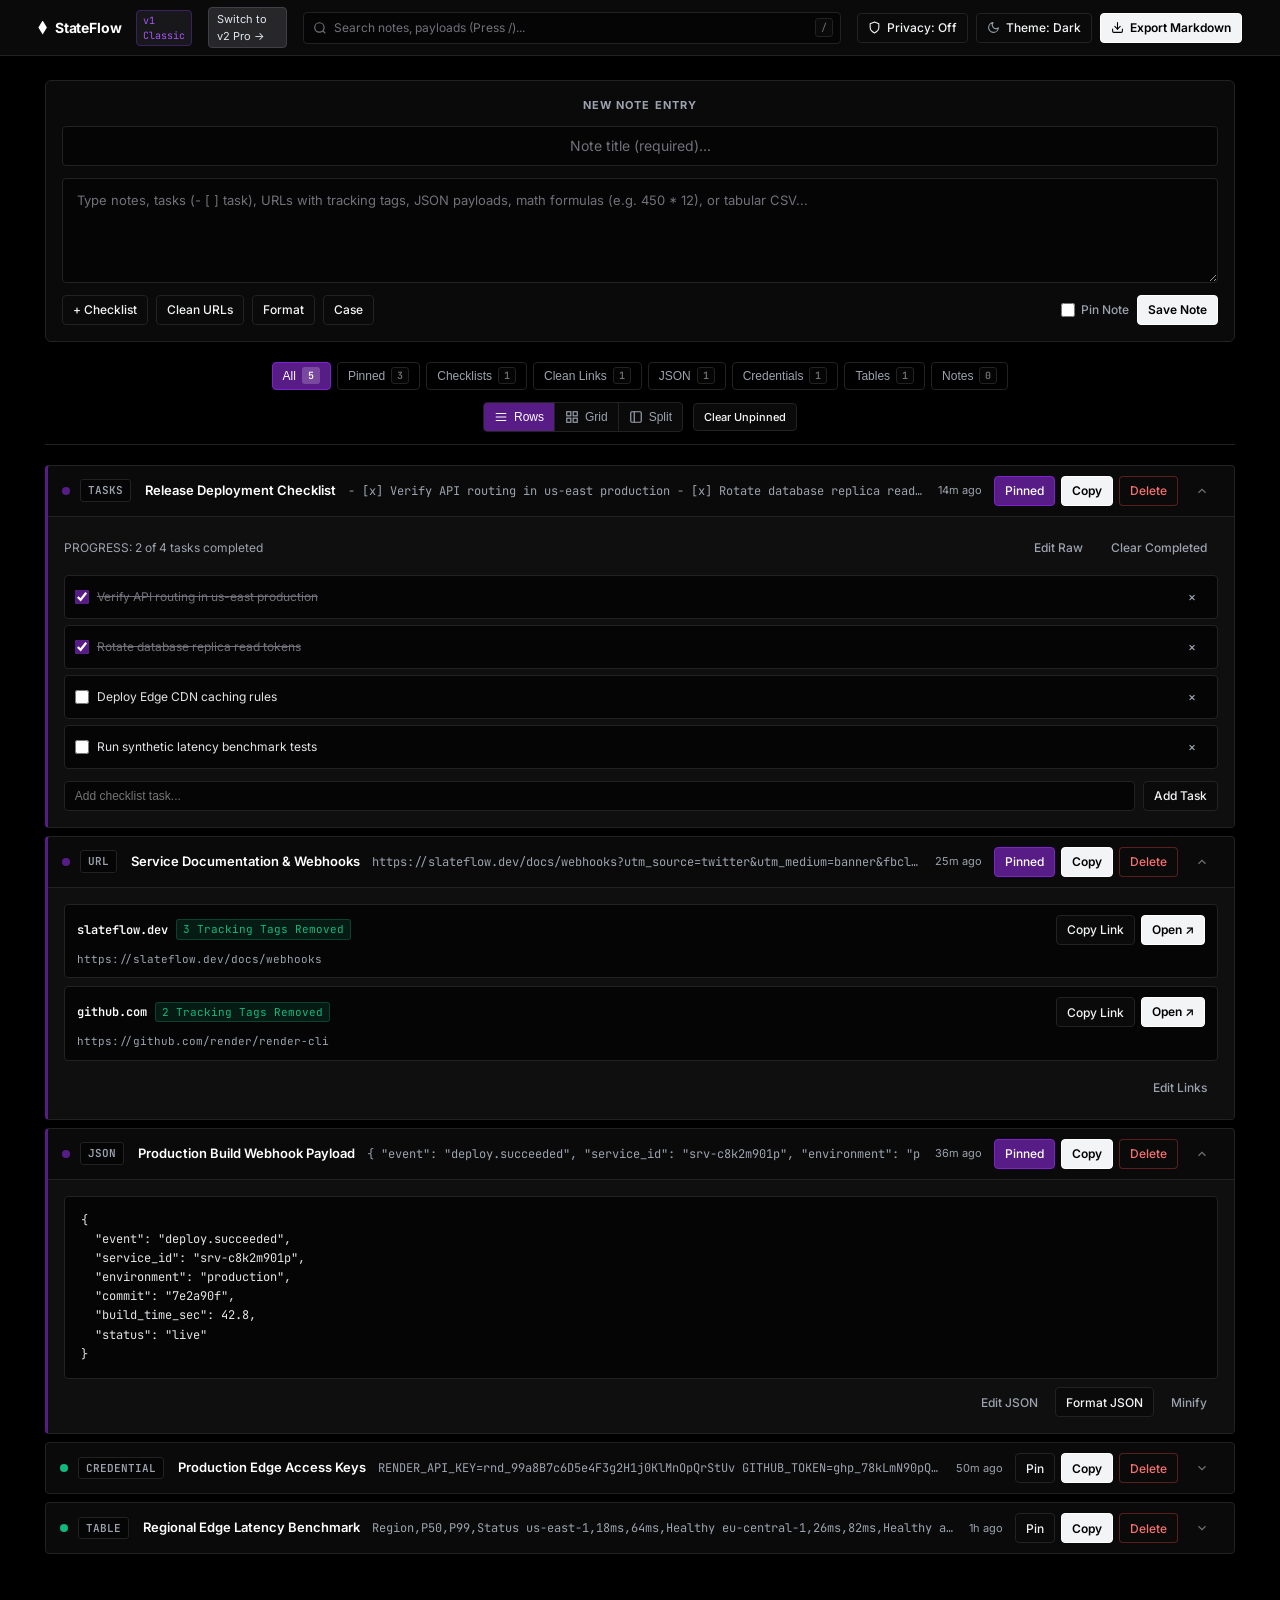
<file: v1/index.html>
<!DOCTYPE html>
<html lang="en">
<head>
  <meta charset="UTF-8" />
  <meta name="viewport" content="width=device-width, initial-scale=1.0" />
  <title>StateFlow — Render-Style Developer Scratchpad</title>
  <link rel="preconnect" href="https://fonts.googleapis.com" />
  <link rel="preconnect" href="https://fonts.gstatic.com" crossorigin />
  <link href="https://fonts.googleapis.com/css2?family=Inter:wght@400;500;600;700&family=JetBrains+Mono:wght@400;500;600&display=swap" rel="stylesheet" />
  <link rel="stylesheet" href="styles.css" />
</head>
<body data-theme="dark">

  <!-- Top Navbar (56px fixed, border-bottom: 1px solid #222222, bg: #0A0A0A) -->
  <header class="navbar">
    <div class="navbar-inner">
      <div class="navbar-left">
        <div class="brand">
          <span class="mark-poly"></span>
          <span class="brand-name">StateFlow</span>
          <span style="font-family:'JetBrains Mono',monospace;font-size:10px;padding:2px 6px;border-radius:4px;background:#18181b;color:#a855f7;border:1px solid #3b2064;margin-left:6px;">v1 Classic</span>
          <a href="../index.html" style="font-family:'Inter',sans-serif;font-size:11px;color:#e2e8f0;text-decoration:none;margin-left:8px;padding:3px 8px;border-radius:4px;background:#27272a;border:1px solid #3f3f46;transition:all 0.2s;" title="Switch to Version 2 Pro Workbench">Switch to v2 Pro &rarr;</a>
        </div>
      </div>

      <div class="navbar-center">
        <div class="search-box">
          <svg class="search-icon" width="14" height="14" viewBox="0 0 24 24" fill="none" stroke="currentColor" stroke-width="2">
            <circle cx="11" cy="11" r="8"></circle>
            <line x1="21" y1="21" x2="16.65" y2="16.65"></line>
          </svg>
          <input id="searchInput" type="text" class="search-input" placeholder="Search notes, payloads (Press /)..." />
          <kbd class="kbd-shortcut">/</kbd>
        </div>
      </div>

      <div class="navbar-right">
        <button id="privacyToggleBtn" class="btn btn-secondary btn-sm" onclick="togglePrivacyMode()" title="Toggle secret masking">
          <svg width="13" height="13" viewBox="0 0 24 24" fill="none" stroke="currentColor" stroke-width="2" stroke-linecap="round" stroke-linejoin="round">
            <path d="M12 22s8-4 8-10V5l-8-3-8 3v7c0 6 8 10 8 10z"></path>
          </svg>
          <span id="privacyLabel">
            <span class="btn-text-full">Privacy: Off</span>
            <span class="btn-text-short">Mask</span>
          </span>
        </button>

        <button id="themeToggleBtn" class="btn btn-secondary btn-sm" onclick="toggleContrastTheme()" title="Switch dark/light theme">
          <svg class="theme-icon" width="13" height="13" viewBox="0 0 24 24" fill="none" stroke="currentColor" stroke-width="2" stroke-linecap="round" stroke-linejoin="round">
            <path d="M21 12.79A9 9 0 1 1 11.21 3 7 7 0 0 0 21 12.79z"></path>
          </svg>
          <span class="btn-text-full">Theme: Dark</span>
          <span class="btn-text-short">Dark</span>
        </button>

        <button class="btn btn-primary btn-sm" onclick="openExportModal()" title="Export workspace markdown">
          <svg width="13" height="13" viewBox="0 0 24 24" fill="none" stroke="currentColor" stroke-width="2" stroke-linecap="round" stroke-linejoin="round">
            <path d="M21 15v4a2 2 0 0 1-2 2H5a2 2 0 0 1-2-2v-4"></path>
            <polyline points="7 10 12 15 17 10"></polyline>
            <line x1="12" y1="15" x2="12" y2="3"></line>
          </svg>
          <span class="btn-text-full">Export Markdown</span>
          <span class="btn-text-short">Export</span>
        </button>
      </div>
    </div>
  </header>

  <!-- Main Content Workspace (Base Background #000000 True Black) -->
  <main class="main-container">
    <!-- Ingestion / Composer Box (Elevated Surface #0A0A0A, 1px border #222222) -->
    <section class="composer-card">
      <div class="composer-header">
        <span class="composer-section-label">NEW NOTE ENTRY</span>
      </div>

      <!-- Mandatory Note Title at the Top -->
      <div class="composer-title-wrapper">
        <input
          id="scratchTitleInput"
          type="text"
          class="composer-title-input"
          placeholder="Note title (required)..."
          required
        />
      </div>

      <textarea
        id="scratchInput"
        class="composer-textarea"
        placeholder="Type notes, tasks (- [ ] task), URLs with tracking tags, JSON payloads, math formulas (e.g. 450 * 12), or tabular CSV..."
      ></textarea>

      <div class="composer-footer">
        <div class="composer-toolbar-left">
          <button class="btn btn-secondary btn-sm" onclick="composerInsertCheckbox()">+ Checklist</button>
          <button class="btn btn-secondary btn-sm" onclick="composerCleanUrls()">Clean URLs</button>
          <button class="btn btn-secondary btn-sm" onclick="formatComposerInPlace()">Format</button>
          <button class="btn btn-secondary btn-sm" onclick="composerCycleCase()">Case</button>
        </div>

        <div class="composer-toolbar-right">
          <label class="pin-checkbox-label">
            <input id="pinOnCreate" type="checkbox" />
            <span>Pin Note</span>
          </label>
          <button class="btn btn-primary btn-sm" onclick="addScratchCard()">Save Note</button>
        </div>
      </div>
    </section>

    <!-- View & Filter Controls Toolbar -->
    <section class="controls-bar">
      <!-- Mobile Search Input (Visible on mobile/tablet <= 768px) -->
      <div class="mobile-search-box">
        <svg class="search-icon" width="14" height="14" viewBox="0 0 24 24" fill="none" stroke="currentColor" stroke-width="2">
          <circle cx="11" cy="11" r="8"></circle>
          <line x1="21" y1="21" x2="16.65" y2="16.65"></line>
        </svg>
        <input id="mobileSearchInput" type="text" class="search-input" placeholder="Search notes, payloads..." />
      </div>

      <div class="filter-pills">
        <button class="filter-pill active" data-filter="ALL" onclick="setFilter('ALL')">
          All <span id="countAll" class="pill-counter">0</span>
        </button>
        <button class="filter-pill" data-filter="PINNED" onclick="setFilter('PINNED')">
          Pinned <span id="countPinned" class="pill-counter">0</span>
        </button>
        <button class="filter-pill" data-filter="TASKS" onclick="setFilter('TASKS')">
          Checklists <span id="countTasks" class="pill-counter">0</span>
        </button>
        <button class="filter-pill" data-filter="URL" onclick="setFilter('URL')">
          Clean Links <span id="countUrl" class="pill-counter">0</span>
        </button>
        <button class="filter-pill" data-filter="JSON" onclick="setFilter('JSON')">
          JSON <span id="countJson" class="pill-counter">0</span>
        </button>
        <button class="filter-pill" data-filter="SECRET" onclick="setFilter('SECRET')">
          Credentials <span id="countSecret" class="pill-counter">0</span>
        </button>
        <button class="filter-pill" data-filter="TABLE" onclick="setFilter('TABLE')">
          Tables <span id="countTable" class="pill-counter">0</span>
        </button>
        <button class="filter-pill" data-filter="NOTE" onclick="setFilter('NOTE')">
          Notes <span id="countNote" class="pill-counter">0</span>
        </button>
      </div>

      <div class="view-controls">
        <div class="layout-toggle-group">
          <button class="layout-toggle-btn active" data-layout="rows" onclick="setLayout('rows')" title="Render Full-Width Rows">
            <svg width="14" height="14" viewBox="0 0 24 24" fill="none" stroke="currentColor" stroke-width="2"><line x1="3" y1="6" x2="21" y2="6"></line><line x1="3" y1="12" x2="21" y2="12"></line><line x1="3" y1="18" x2="21" y2="18"></line></svg>
            <span>Rows</span>
          </button>
          <button class="layout-toggle-btn" data-layout="grid" onclick="setLayout('grid')" title="Card Grid">
            <svg width="14" height="14" viewBox="0 0 24 24" fill="none" stroke="currentColor" stroke-width="2"><rect x="3" y="3" width="7" height="7"></rect><rect x="14" y="3" width="7" height="7"></rect><rect x="14" y="14" width="7" height="7"></rect><rect x="3" y="14" width="7" height="7"></rect></svg>
            <span>Grid</span>
          </button>
          <button class="layout-toggle-btn" data-layout="split" onclick="setLayout('split')" title="Split Inspector">
            <svg width="14" height="14" viewBox="0 0 24 24" fill="none" stroke="currentColor" stroke-width="2"><rect x="3" y="3" width="18" height="18" rx="2" ry="2"></rect><line x1="9" y1="3" x2="9" y2="21"></line></svg>
            <span>Split</span>
          </button>
        </div>

        <button class="btn btn-secondary btn-sm btn-sweep" onclick="requestSweepUnpinned()">
          <span class="btn-text-full">Clear Unpinned</span>
          <span class="btn-text-short">Clear</span>
        </button>
      </div>
    </section>

    <!-- Note Entries List (Render-style full-width horizontal rows by default) -->
    <section id="cardsGrid" class="layout-rows"></section>
  </main>

  <!-- Export Markdown Modal (Render Dialog) -->
  <div id="exportModal" class="modal-backdrop" role="dialog" aria-modal="true" aria-labelledby="exportDialogTitle" onclick="if(event.target===this)closeExportModal()">
    <div class="modal-card dialog-form">
      <div class="dialog-header">
        <div class="dialog-title-group">
          <span class="dialog-tag">EXPORT</span>
          <h3 id="exportDialogTitle" class="dialog-title">Export Workspace Markdown</h3>
        </div>
        <button class="dialog-close-btn" onclick="closeExportModal()" aria-label="Close dialog">×</button>
      </div>
      <div class="dialog-body">
        <textarea id="exportMarkdownArea" class="composer-textarea" rows="12" readonly></textarea>
      </div>
      <div class="dialog-footer">
        <button class="btn btn-secondary btn-sm" onclick="closeExportModal()">Cancel</button>
        <button id="exportPrimaryBtn" class="btn btn-primary btn-sm" onclick="copyDigestMarkdown()">Copy to Clipboard</button>
      </div>
    </div>
  </div>

  <!-- Destructive Confirm Modal -->
  <div id="confirmModal" class="modal-backdrop" role="alertdialog" aria-modal="true" aria-labelledby="confirmDialogTitle" onclick="if(event.target===this)closeConfirmModal()">
    <div id="confirmDialogCard" class="modal-card dialog-destructive">
      <div class="dialog-header">
        <div class="dialog-title-group">
          <span class="dialog-tag tag-danger">CONFIRMATION</span>
          <h3 id="confirmDialogTitle" class="dialog-title">Clear Unpinned Cards</h3>
        </div>
        <button class="dialog-close-btn" onclick="closeConfirmModal()" aria-label="Close dialog">×</button>
      </div>
      <div class="dialog-body">
        <p id="confirmDialogBody" class="dialog-message">Remove all unpinned cards from your workspace? Pinned cards will be kept.</p>
      </div>
      <div class="dialog-footer">
        <button class="btn btn-secondary btn-sm" onclick="closeConfirmModal()">Cancel</button>
        <button id="confirmActionBtn" class="btn btn-danger btn-sm" onclick="confirmModalProceed()">Clear Unpinned</button>
      </div>
    </div>
  </div>

  <!-- Toast Notification Stack -->
  <div id="toastContainer" class="toast-container"></div>

  <script src="app.js"></script>
</body>
</html>
</file>
<file: v1/styles.css>
/* ==========================================================================
   StateFlow — Render-Style Developer UI (Single-Page Layout)
   Design Tokens:
   - Base Background: #000000 (True Black)
   - Elevated Surfaces: #0A0A0A to #0F0F0F
   - Borders & Dividers: #222222 or #27272A (Strictly 1px, no box-shadows)
   - Primary Text: #FFFFFF / #F3F4F6
   - Secondary Text: #9CA3AF (Muted Gray)
   - Accent (Info / Active): #581C87 (Deep Purple)
   - Accent (Success / Live): #10B981 (Emerald Green)
   - Typography: Inter, JetBrains Mono (Dense 12px-14px, Uppercase tracking-wider)
   ========================================================================== */

:root,
body[data-theme="dark"] {
  --bg-app: #000000;
  --bg-surface: #0A0A0A;
  --bg-card: #0F0F0F;
  --bg-well: #050505;
  --bg-hover: #141416;

  --border-default: #222222;
  --border-subtle: #1C1C1E;
  --border-focus: #581C87;
  --border-hover: #333333;

  --text-primary: #FFFFFF;
  --text-heading: #F3F4F6;
  --text-body: #E4E4E7;
  --text-secondary: #9CA3AF;
  --text-muted: #71717A;
  --text-disabled: #52525B;

  --accent-purple: #581C87;
  --accent-purple-border: #7E22CE;
  --accent-purple-hover: #6B21A8;
  --accent-purple-text: #F3E8FF;

  --accent-success: #10B981;
  --accent-success-soft: rgba(16, 185, 129, 0.12);

  --color-danger: #EF4444;
  --color-danger-bg: #1F0D0D;
  --color-danger-border: rgba(239, 68, 68, 0.35);
  --color-danger-hover-border: #EF4444;
  --color-danger-text: #F87171;

  --color-warning: #F59E0B;
  --color-info: #581C87;

  --btn-primary-bg: #F3F4F6;
  --btn-primary-text: #000000;
  --btn-primary-border: #FFFFFF;
  --btn-primary-hover-bg: #FFFFFF;

  --btn-secondary-bg: #0A0A0A;
  --btn-secondary-text: #F3F4F6;
  --btn-secondary-border: #222222;
  --btn-secondary-hover-bg: #141416;
  --btn-secondary-hover-border: #383838;

  --btn-active-bg: #581C87;
  --btn-active-text: #FFFFFF;
  --btn-active-border: #7E22CE;

  --font-sans: 'Inter', -apple-system, BlinkMacSystemFont, 'Segoe UI', Roboto, sans-serif;
  --font-mono: 'JetBrains Mono', 'IBM Plex Mono', 'SF Mono', Menlo, monospace;
}

body[data-theme="light"] {
  --bg-app: #F4F4F5;
  --bg-surface: #FFFFFF;
  --bg-card: #FFFFFF;
  --bg-well: #FAFAFA;
  --bg-hover: #F0F0F2;

  --border-default: #E4E4E7;
  --border-subtle: #ECECEE;
  --border-focus: #581C87;
  --border-hover: #D4D4D8;

  --text-primary: #18181B;
  --text-heading: #09090B;
  --text-body: #27272A;
  --text-secondary: #71717A;
  --text-muted: #A1A1AA;
  --text-disabled: #D4D4D8;

  --accent-purple: #581C87;
  --accent-purple-border: #7E22CE;
  --accent-purple-hover: #6B21A8;
  --accent-purple-text: #FFFFFF;

  --accent-success: #059669;
  --accent-success-soft: rgba(5, 150, 105, 0.12);

  --color-danger: #DC2626;
  --color-danger-bg: #FEF2F2;
  --color-danger-border: rgba(220, 38, 38, 0.3);
  --color-danger-hover-border: #DC2626;
  --color-danger-text: #DC2626;

  --color-warning: #D97706;
  --color-info: #581C87;

  --btn-primary-bg: #18181B;
  --btn-primary-text: #FFFFFF;
  --btn-primary-border: #18181B;
  --btn-primary-hover-bg: #000000;

  --btn-secondary-bg: #FFFFFF;
  --btn-secondary-text: #18181B;
  --btn-secondary-border: #E4E4E7;
  --btn-secondary-hover-bg: #F4F4F5;
  --btn-secondary-hover-border: #D4D4D8;

  --btn-active-bg: #581C87;
  --btn-active-text: #FFFFFF;
  --btn-active-border: #7E22CE;
}

/* Reset & Global Rules */
* {
  box-sizing: border-box;
  margin: 0;
  padding: 0;
  box-shadow: none !important; /* STRICTLY 1px borders, NO box-shadows */
}

body {
  background-color: var(--bg-app);
  color: var(--text-body);
  font-family: var(--font-sans);
  font-size: 13px;
  line-height: 1.5;
  min-height: 100vh;
  -webkit-font-smoothing: antialiased;
  -moz-osx-font-smoothing: grayscale;
}

/* ==========================================================================
   Top Navbar (56px fixed, border-bottom: 1px solid #222222, bg: #0A0A0A)
   ========================================================================== */
.navbar {
  height: 56px;
  min-height: 56px;
  background-color: var(--bg-surface);
  border-bottom: 1px solid var(--border-default);
  position: sticky;
  top: 0;
  z-index: 50;
  display: flex;
  align-items: center;
}

.navbar-inner {
  max-width: 1680px;
  margin: 0 auto;
  padding: 0 clamp(16px, 3vw, 48px);
  width: 100%;
  height: 52px;
  display: grid;
  grid-template-columns: 1fr auto 1fr;
  align-items: center;
  gap: 16px;
}

.navbar-left {
  justify-self: start;
  display: flex;
  align-items: center;
  gap: 12px;
}

.brand {
  display: flex;
  align-items: center;
  gap: 8px;
}

.mark-poly {
  width: 14px;
  height: 14px;
  background: var(--text-primary);
  clip-path: polygon(50% 0%, 100% 50%, 50% 100%, 0% 50%);
  display: inline-block;
}

.brand-name {
  font-size: 14px;
  font-weight: 700;
  letter-spacing: -0.01em;
  color: var(--text-primary);
}

.navbar-center {
  justify-self: center;
  width: clamp(340px, 42vw, 560px);
  display: flex;
  align-items: center;
  justify-content: center;
}

.search-box {
  position: relative;
  display: flex;
  align-items: center;
  width: 100%;
}

.search-icon {
  position: absolute;
  left: 10px;
  color: var(--text-muted);
  pointer-events: none;
}

.search-input {
  background-color: var(--bg-well);
  color: var(--text-primary);
  border: 1px solid var(--border-default);
  border-radius: 4px;
  padding: 6px 36px 6px 30px;
  height: 32px;
  font-family: var(--font-sans);
  font-size: 12px;
  width: 100%;
  outline: none;
  transition: all 120ms ease;
}

.search-input:focus {
  border-color: var(--accent-purple-border);
  background-color: var(--bg-surface);
}

.search-input::placeholder {
  color: var(--text-muted);
}

.kbd-shortcut {
  position: absolute;
  right: 8px;
  font-family: var(--font-mono);
  font-size: 10px;
  color: var(--text-muted);
  background-color: var(--bg-surface);
  border: 1px solid var(--border-default);
  padding: 1px 5px;
  border-radius: 3px;
  pointer-events: none;
}

.navbar-right {
  justify-self: end;
  display: flex;
  align-items: center;
  gap: 8px;
}

.theme-icon {
  flex-shrink: 0;
  color: var(--text-secondary);
  transition: transform 160ms cubic-bezier(0.16, 1, 0.3, 1), color 120ms ease;
}

.btn:hover .theme-icon {
  color: var(--text-primary);
  transform: rotate(20deg);
}

/* ==========================================================================
   Buttons — Strict 1px Borders, Zero Shadows, Compact Developer Sizing
   ========================================================================== */
.btn {
  display: inline-flex;
  align-items: center;
  justify-content: center;
  gap: 6px;
  border-radius: 4px;
  font-family: var(--font-sans);
  font-size: 12px;
  font-weight: 500;
  cursor: pointer;
  text-decoration: none;
  border: 1px solid transparent;
  white-space: nowrap;
  transition: all 120ms ease;
  height: 32px;
  padding: 0 12px;
}

.btn-sm {
  height: 30px;
  padding: 0 10px;
  font-size: 12px;
}

.btn-md {
  height: 36px;
  padding: 0 14px;
  font-size: 13px;
}

.btn-primary {
  background-color: var(--btn-primary-bg);
  color: var(--btn-primary-text);
  border-color: var(--btn-primary-border);
  font-weight: 600;
}

.btn-primary:hover:not(:disabled) {
  background-color: var(--btn-primary-hover-bg);
  opacity: 0.94;
}

.btn-secondary {
  background-color: var(--btn-secondary-bg);
  color: var(--btn-secondary-text);
  border-color: var(--btn-secondary-border);
}

.btn-secondary:hover:not(:disabled) {
  background-color: var(--btn-secondary-hover-bg);
  border-color: var(--btn-secondary-hover-border);
  color: var(--text-primary);
}

.btn-tertiary {
  background-color: transparent;
  color: var(--text-secondary);
  border-color: transparent;
}

.btn-tertiary:hover:not(:disabled) {
  background-color: var(--bg-hover);
  color: var(--text-primary);
  border-color: var(--border-default);
}

.btn-danger {
  background-color: var(--bg-surface);
  color: var(--color-danger-text);
  border-color: var(--color-danger-border);
}

.btn-danger:hover:not(:disabled) {
  background-color: var(--color-danger-bg);
  border-color: var(--color-danger-hover-border);
  color: #FFFFFF;
}

.btn-pinned,
.btn.active {
  background-color: var(--accent-purple);
  color: #FFFFFF;
  border-color: var(--accent-purple-border);
}

.btn-pinned:hover:not(:disabled),
.btn.active:hover:not(:disabled) {
  background-color: var(--accent-purple-hover);
}

.btn:disabled {
  opacity: 0.4;
  cursor: not-allowed;
}

/* ==========================================================================
   Main Container Workspace (Responsive Full-Width Layout)
   ========================================================================== */
.main-container {
  max-width: 1680px;
  margin: 0 auto;
  width: 100%;
  padding: 24px clamp(16px, 3.5vw, 48px) 60px;
  display: flex;
  flex-direction: column;
  gap: 20px;
}

/* Composer Box (Elevated Surface #0A0A0A) */
.composer-card {
  background-color: var(--bg-surface);
  border: 1px solid var(--border-default);
  border-radius: 6px;
  padding: 16px;
  display: flex;
  flex-direction: column;
  gap: 12px;
}

.composer-header {
  display: flex;
  align-items: center;
  justify-content: center;
  text-align: center;
}

.composer-title-wrapper {
  width: 100%;
  display: flex;
  justify-content: center;
}

.composer-title-input {
  width: 100%;
  height: 40px;
  background-color: var(--bg-well);
  color: var(--text-primary);
  border: 1px solid var(--border-default);
  border-radius: 4px;
  padding: 0 16px;
  font-family: var(--font-sans);
  font-size: 14px;
  font-weight: 600;
  text-align: center;
  outline: none;
  transition: border-color 120ms ease;
}

.composer-title-input:focus {
  border-color: var(--border-focus);
}

.composer-title-input::placeholder {
  text-align: center;
  color: var(--text-muted);
  font-weight: 400;
}

.composer-section-label {
  font-size: 11px;
  font-weight: 700;
  letter-spacing: 0.1em;
  text-transform: uppercase;
  color: var(--text-secondary);
  text-align: center;
}

.type-pill {
  font-family: var(--font-mono);
  font-size: 11px;
  color: var(--text-secondary);
  background-color: var(--bg-well);
  border: 1px solid var(--border-default);
  padding: 2px 8px;
  border-radius: 4px;
}

.composer-textarea {
  width: 100%;
  min-height: 105px;
  background-color: var(--bg-well);
  color: var(--text-primary);
  border: 1px solid var(--border-default);
  border-radius: 4px;
  padding: 12px 14px;
  font-family: var(--font-sans);
  font-size: 13px;
  line-height: 1.5;
  outline: none;
  resize: vertical;
}

.composer-textarea:focus {
  border-color: var(--border-focus);
}

.composer-textarea::placeholder {
  color: var(--text-muted);
}

.composer-footer {
  display: flex;
  align-items: center;
  justify-content: space-between;
  gap: 12px;
  flex-wrap: wrap;
}

.composer-toolbar-left,
.composer-toolbar-right {
  display: flex;
  align-items: center;
  gap: 8px;
  flex-wrap: wrap;
}

.title-input {
  background-color: var(--bg-well);
  color: var(--text-primary);
  border: 1px solid var(--border-default);
  border-radius: 4px;
  height: 30px;
  padding: 0 10px;
  font-size: 12px;
  font-family: var(--font-sans);
  width: 180px;
  outline: none;
}

.title-input:focus {
  border-color: var(--border-focus);
}

.pin-checkbox-label {
  display: flex;
  align-items: center;
  gap: 6px;
  font-size: 12px;
  font-weight: 500;
  color: var(--text-secondary);
  cursor: pointer;
  user-select: none;
}

.pin-checkbox-label input[type="checkbox"] {
  accent-color: var(--accent-purple);
  width: 14px;
  height: 14px;
}

/* ==========================================================================
   Controls Bar (Filter Pills & View Mode Switcher)
   ========================================================================== */
.controls-bar {
  display: flex;
  flex-direction: column;
  align-items: center;
  justify-content: center;
  gap: 12px;
  padding-bottom: 12px;
  border-bottom: 1px solid var(--border-default);
}

.mobile-search-box {
  display: none;
  width: 100%;
  position: relative;
  align-items: center;
}

.mobile-search-box .search-icon {
  position: absolute;
  left: 10px;
  color: var(--text-muted);
  pointer-events: none;
}

.mobile-search-box .search-input {
  width: 100%;
  height: 36px;
  background-color: var(--bg-surface);
  border: 1px solid var(--border-default);
  border-radius: 4px;
  padding: 0 12px 0 32px;
  color: var(--text-primary);
  font-family: var(--font-sans);
  font-size: 13px;
  outline: none;
  transition: border-color 120ms ease;
}

.mobile-search-box .search-input:focus {
  border-color: var(--border-focus);
}

.filter-pills {
  display: flex;
  align-items: center;
  justify-content: center;
  gap: 6px;
  flex-wrap: wrap;
  width: 100%;
}

.filter-pill {
  display: inline-flex;
  align-items: center;
  background: transparent;
  color: var(--text-secondary);
  border: 1px solid var(--border-default);
  border-radius: 4px;
  height: 28px;
  padding: 0 10px;
  font-size: 12px;
  font-weight: 500;
  cursor: pointer;
  transition: all 120ms ease;
}

.filter-pill:hover {
  color: var(--text-primary);
  background-color: var(--bg-hover);
  border-color: var(--border-hover);
}

.filter-pill.active {
  background-color: var(--accent-purple);
  color: #FFFFFF;
  border-color: var(--accent-purple-border);
}

.pill-counter {
  font-family: var(--font-mono);
  font-size: 10px;
  font-weight: 600;
  color: var(--text-muted);
  background-color: var(--bg-well);
  border: 1px solid var(--border-default);
  padding: 1px 5px;
  border-radius: 3px;
  margin-left: 6px;
}

.filter-pill.active .pill-counter {
  background-color: rgba(255, 255, 255, 0.2);
  color: #FFFFFF;
  border-color: transparent;
}

.view-controls {
  display: flex;
  align-items: center;
  gap: 10px;
}

.layout-toggle-group {
  display: flex;
  background-color: var(--bg-surface);
  border: 1px solid var(--border-default);
  border-radius: 4px;
  overflow: hidden;
}

.layout-toggle-btn {
  display: flex;
  align-items: center;
  gap: 6px;
  height: 28px;
  padding: 0 10px;
  background: transparent;
  border: none;
  color: var(--text-secondary);
  font-size: 12px;
  font-weight: 500;
  cursor: pointer;
  border-right: 1px solid var(--border-default);
  transition: all 120ms ease;
}

.layout-toggle-btn:last-child {
  border-right: none;
}

.layout-toggle-btn:hover {
  color: var(--text-primary);
  background-color: var(--bg-hover);
}

.layout-toggle-btn.active {
  background-color: var(--accent-purple);
  color: #FFFFFF;
}

.btn-sweep {
  height: 28px;
  font-size: 11px;
}

/* ==========================================================================
   Render Developer Horizontal Row List (Default Primary View)
   ========================================================================== */
.layout-rows {
  display: flex;
  flex-direction: column;
  gap: 8px;
  width: 100%;
}

.render-row {
  background-color: var(--bg-surface);
  border: 1px solid var(--border-default);
  border-radius: 4px;
  display: flex;
  flex-direction: column;
  transition: border-color 140ms ease, background-color 140ms ease;
}

.render-row:hover {
  background-color: var(--bg-hover);
  border-color: var(--border-hover);
}

.render-row.pinned-row {
  border-left: 3px solid var(--accent-purple);
}

.row-header {
  display: flex;
  align-items: center;
  justify-content: space-between;
  gap: 14px;
  padding: 10px 14px;
  cursor: pointer;
  user-select: none;
}

.row-left {
  display: flex;
  align-items: center;
  gap: 10px;
  flex-shrink: 0;
}

.status-dot {
  width: 8px;
  height: 8px;
  border-radius: 50%;
  background-color: var(--accent-success);
}

.status-dot.dot-pinned {
  background-color: var(--accent-purple);
}

.badge-tag {
  font-family: var(--font-mono);
  font-size: 11px;
  font-weight: 600;
  color: var(--text-secondary);
  background-color: var(--bg-well);
  border: 1px solid var(--border-default);
  padding: 2px 7px;
  border-radius: 3px;
  white-space: nowrap;
}

.row-mid {
  flex: 1;
  display: flex;
  align-items: baseline;
  gap: 12px;
  min-width: 0;
  overflow: hidden;
}

.row-title {
  font-size: 13px;
  font-weight: 600;
  color: var(--text-primary);
  white-space: nowrap;
  overflow: hidden;
  text-overflow: ellipsis;
  flex-shrink: 0;
  max-width: 240px;
}

.row-preview {
  font-family: var(--font-mono);
  font-size: 12px;
  color: var(--text-secondary);
  white-space: nowrap;
  overflow: hidden;
  text-overflow: ellipsis;
  flex: 1;
}

.row-right {
  display: flex;
  align-items: center;
  gap: 12px;
  flex-shrink: 0;
}

.row-meta-text {
  font-size: 11px;
  color: var(--text-secondary);
  white-space: nowrap;
}

.row-actions {
  display: flex;
  align-items: center;
  gap: 6px;
}

.expand-chevron {
  color: var(--text-muted);
  transition: transform 160ms ease;
}

.render-row.is-expanded .expand-chevron {
  transform: rotate(180deg);
}

.row-drawer {
  display: none;
  border-top: 1px solid var(--border-default);
  background-color: var(--bg-card);
  padding: 16px;
  flex-direction: column;
  gap: 12px;
}

.render-row.is-expanded .row-drawer {
  display: flex;
}

.content-snippet {
  background-color: var(--bg-well);
  color: var(--text-body);
  border: 1px solid var(--border-default);
  border-radius: 4px;
  padding: 14px 16px;
  font-family: var(--font-mono);
  font-size: 12px;
  line-height: 1.6;
  white-space: pre-wrap;
  word-break: break-word;
  overflow-wrap: anywhere;
  max-height: 520px;
  overflow-y: auto;
  overflow-x: hidden;
  width: 100%;
  box-sizing: border-box;
}

.privacy-blur {
  filter: blur(5px);
  user-select: none;
}

/* Interactive Checklist Inside Rows */
.checklist-container {
  display: flex;
  flex-direction: column;
  gap: 8px;
}

.checklist-header {
  display: flex;
  align-items: center;
  justify-content: space-between;
  font-size: 12px;
  color: var(--text-secondary);
  padding-bottom: 4px;
}

.checklist-items {
  display: flex;
  flex-direction: column;
  gap: 6px;
}

.checklist-row {
  display: flex;
  align-items: center;
  justify-content: space-between;
  background-color: var(--bg-well);
  border: 1px solid var(--border-default);
  border-radius: 4px;
  padding: 6px 10px;
}

.checklist-label {
  display: flex;
  align-items: center;
  gap: 8px;
  font-size: 12px;
  color: var(--text-body);
  cursor: pointer;
  flex: 1;
}

.checklist-label input[type="checkbox"] {
  accent-color: var(--accent-purple);
  width: 14px;
  height: 14px;
}

.checklist-label .done {
  text-decoration: line-through;
  color: var(--text-muted);
}

.checklist-add-bar {
  display: flex;
  gap: 8px;
  margin-top: 4px;
}

.checklist-input {
  flex: 1;
  background-color: var(--bg-well);
  color: var(--text-primary);
  border: 1px solid var(--border-default);
  border-radius: 4px;
  padding: 0 10px;
  height: 30px;
  font-size: 12px;
  outline: none;
}

.checklist-input:focus {
  border-color: var(--border-focus);
}

/* URL Link Clean Cards */
.url-group {
  display: flex;
  flex-direction: column;
  gap: 8px;
}

.url-card {
  background-color: var(--bg-well);
  border: 1px solid var(--border-default);
  border-radius: 4px;
  padding: 10px 12px;
  display: flex;
  flex-direction: column;
  gap: 6px;
}

.url-card-top {
  display: flex;
  align-items: center;
  justify-content: space-between;
  gap: 12px;
}

.url-host-badge {
  font-family: var(--font-mono);
  font-size: 12px;
  font-weight: 600;
  color: var(--text-primary);
}

.url-clean-badge {
  font-family: var(--font-mono);
  font-size: 11px;
  color: var(--accent-success);
  background-color: var(--accent-success-soft);
  padding: 1px 6px;
  border-radius: 3px;
  border: 1px solid rgba(16, 185, 129, 0.25);
}

.url-href-text {
  font-family: var(--font-mono);
  font-size: 11px;
  color: var(--text-secondary);
  word-break: break-all;
}

/* Data Table Component */
.table-wrapper {
  overflow-x: auto;
  border: 1px solid var(--border-default);
  border-radius: 4px;
  background-color: var(--bg-well);
}

.dev-table {
  width: 100%;
  border-collapse: collapse;
  font-family: var(--font-mono);
  font-size: 12px;
  text-align: left;
}

.dev-table th,
.dev-table td {
  padding: 8px 12px;
  border-bottom: 1px solid var(--border-default);
  border-right: 1px solid var(--border-default);
}

.dev-table th:last-child,
.dev-table td:last-child {
  border-right: none;
}

.dev-table th {
  background-color: var(--bg-surface);
  color: var(--text-primary);
  font-weight: 600;
  text-transform: uppercase;
  font-size: 11px;
  letter-spacing: 0.05em;
}

.dev-table tr:last-child td {
  border-bottom: none;
}

/* ==========================================================================
   Alternative Views: Grid & Split Inspector
   ========================================================================== */
.layout-grid {
  display: grid;
  grid-template-columns: repeat(auto-fill, minmax(360px, 1fr));
  gap: 14px;
}

.layout-grid .render-row {
  height: fit-content;
}

.layout-grid .row-drawer {
  display: flex !important;
}

.layout-grid .row-header {
  border-bottom: 1px solid var(--border-default);
}

.layout-split {
  display: grid;
  grid-template-columns: 340px minmax(0, 1fr);
  gap: 18px;
  align-items: start;
  width: 100%;
  min-width: 0;
}

.layout-split > * {
  min-width: 0;
  overflow: hidden;
}

.split-nav-list {
  display: flex;
  flex-direction: column;
  gap: 6px;
}

.split-nav-item {
  background-color: var(--bg-surface);
  border: 1px solid var(--border-default);
  border-radius: 4px;
  padding: 10px 12px;
  cursor: pointer;
  display: flex;
  flex-direction: column;
  gap: 4px;
  transition: all 120ms ease;
  overflow-wrap: break-word;
  word-break: break-word;
}

.split-nav-item:hover {
  background-color: var(--bg-hover);
  border-color: var(--border-hover);
}

.split-nav-item.active {
  border-color: var(--accent-purple-border);
  background-color: var(--bg-card);
  border-left: 3px solid var(--accent-purple);
}

/* Dialogs */
.modal-backdrop {
  position: fixed;
  inset: 0;
  background-color: rgba(0, 0, 0, 0.85);
  display: none;
  align-items: center;
  justify-content: center;
  z-index: 100;
  padding: 20px;
}

.modal-backdrop.open {
  display: flex;
}

.modal-card {
  width: 100%;
  max-width: 640px;
  background-color: var(--bg-surface);
  border: 1px solid var(--border-default);
  border-radius: 6px;
  display: flex;
  flex-direction: column;
  overflow: hidden;
}

.dialog-header {
  padding: 14px 18px;
  border-bottom: 1px solid var(--border-default);
  display: flex;
  align-items: center;
  justify-content: space-between;
}

.dialog-title-group {
  display: flex;
  align-items: center;
  gap: 8px;
}

.dialog-tag {
  font-family: var(--font-mono);
  font-size: 10px;
  font-weight: 700;
  letter-spacing: 0.08em;
  color: var(--accent-purple-text);
  background-color: var(--accent-purple);
  padding: 2px 6px;
  border-radius: 3px;
  border: 1px solid var(--accent-purple-border);
}

.dialog-tag.tag-danger {
  color: #FFFFFF;
  background-color: var(--color-danger);
  border-color: var(--color-danger-hover-border);
}

.dialog-title {
  font-size: 14px;
  font-weight: 600;
  color: var(--text-primary);
}

.dialog-close-btn {
  background: transparent;
  border: none;
  color: var(--text-muted);
  font-size: 18px;
  line-height: 1;
  cursor: pointer;
  padding: 4px;
}

.dialog-close-btn:hover {
  color: var(--text-primary);
}

.dialog-body {
  padding: 16px 18px;
}

.dialog-message {
  font-size: 13px;
  color: var(--text-body);
  line-height: 1.5;
}

.dialog-footer {
  padding: 12px 18px;
  border-top: 1px solid var(--border-default);
  background-color: var(--bg-card);
  display: flex;
  align-items: center;
  justify-content: flex-end;
  gap: 10px;
}

.toast-container {
  position: fixed;
  bottom: 20px;
  right: 20px;
  display: flex;
  flex-direction: column;
  gap: 8px;
  z-index: 200;
}

.toast {
  background-color: var(--bg-surface);
  border: 1px solid var(--border-default);
  border-left: 3px solid var(--accent-purple);
  color: var(--text-primary);
  font-family: var(--font-mono);
  font-size: 12px;
  padding: 10px 14px;
  border-radius: 4px;
  animation: slideIn 160ms cubic-bezier(0.16, 1, 0.3, 1);
}

@keyframes slideIn {
  from { opacity: 0; transform: translateY(6px); }
  to { opacity: 1; transform: translateY(0); }
}

.btn-text-short {
  display: none;
}

@media (max-width: 900px) {
  .layout-split {
    grid-template-columns: 1fr;
  }

  .split-nav-list {
    display: flex;
    flex-direction: row;
    overflow-x: auto;
    padding-bottom: 6px;
    gap: 8px;
    -webkit-overflow-scrolling: touch;
    scrollbar-width: none;
  }

  .split-nav-list::-webkit-scrollbar {
    display: none;
  }

  .split-nav-item {
    min-width: 190px;
    max-width: 240px;
    flex-shrink: 0;
  }
}

@media (max-width: 768px) {
  .btn-text-full {
    display: none;
  }

  .btn-text-short {
    display: inline;
  }

  .navbar-inner {
    display: flex;
    justify-content: space-between;
    padding: 0 12px;
    gap: 8px;
  }

  .navbar-center {
    display: none;
  }

  .mobile-search-box {
    display: flex;
  }

  .main-container {
    padding: 16px 12px 48px;
    gap: 16px;
  }

  .row-header {
    flex-wrap: wrap;
    gap: 8px;
    padding: 10px 12px;
  }

  .row-mid {
    order: 3;
    width: 100%;
    margin-top: 4px;
  }

  .row-title {
    max-width: 100%;
  }

  .row-preview {
    display: none;
  }

  .row-right {
    margin-left: auto;
    gap: 6px;
  }

  .btn-sm {
    height: 30px;
    padding: 0 8px;
    font-size: 11px;
  }

  .composer-footer {
    flex-direction: column;
    align-items: stretch;
    gap: 10px;
  }

  .composer-toolbar-left,
  .composer-toolbar-right {
    width: 100%;
    justify-content: space-between;
  }

  .composer-toolbar-right {
    border-top: 1px solid var(--border-default);
    padding-top: 8px;
  }

  .filter-pills {
    justify-content: flex-start;
    overflow-x: auto;
    flex-wrap: nowrap;
    padding-bottom: 6px;
    -webkit-overflow-scrolling: touch;
    scrollbar-width: none;
  }

  .filter-pills::-webkit-scrollbar {
    display: none;
  }

  .filter-pill {
    flex-shrink: 0;
    white-space: nowrap;
  }

  .view-controls {
    justify-content: space-between;
    width: 100%;
  }
}

@media (max-width: 480px) {
  .navbar-inner {
    padding: 0 10px;
    gap: 6px;
  }

  .brand-name {
    font-size: 13px;
  }

  .navbar-right {
    gap: 4px;
  }

  .navbar-right .btn-sm {
    height: 28px;
    padding: 0 6px;
    font-size: 10px;
  }

  .row-right .row-meta-text {
    display: none;
  }

  .row-actions {
    gap: 4px;
  }

  .row-actions .btn-sm {
    padding: 0 6px;
    font-size: 10.5px;
    height: 28px;
  }

  .composer-toolbar-left .btn-sm {
    padding: 0 6px;
    font-size: 10.5px;
    height: 28px;
  }
}
</file>
